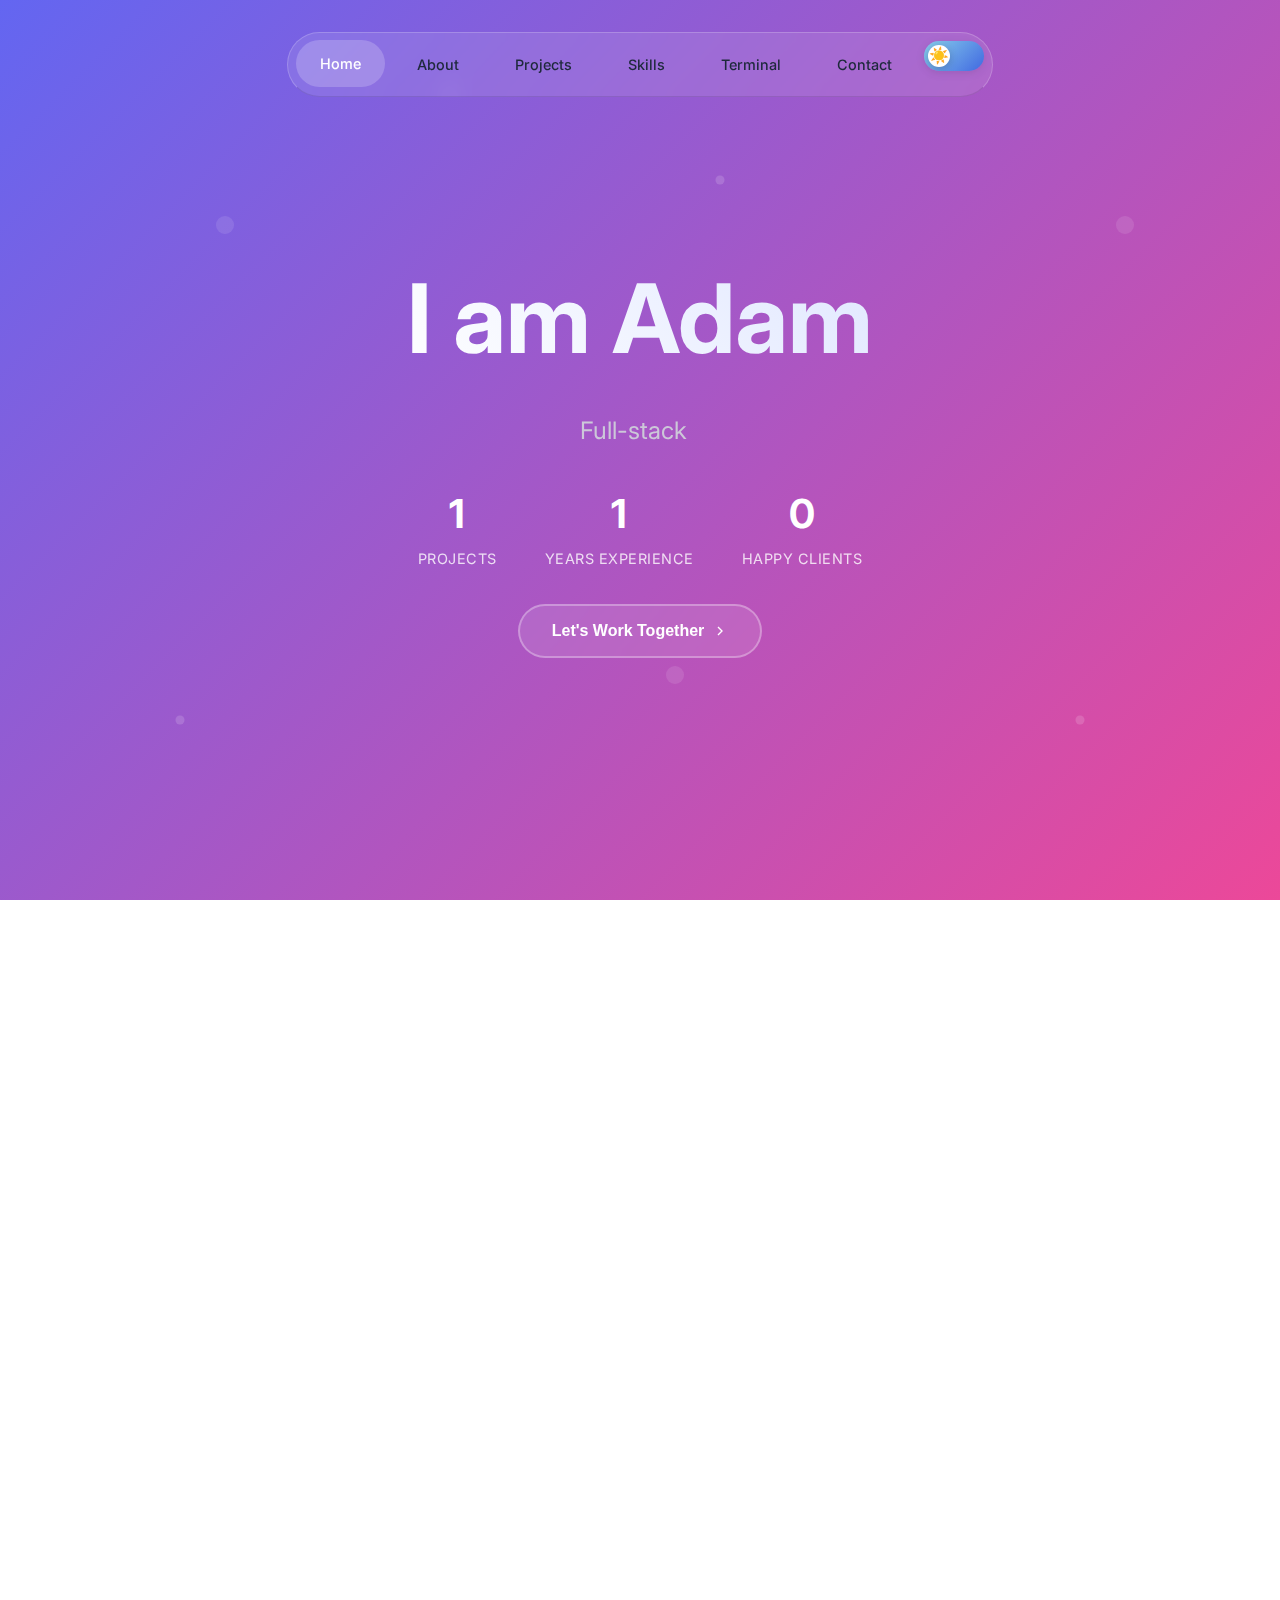
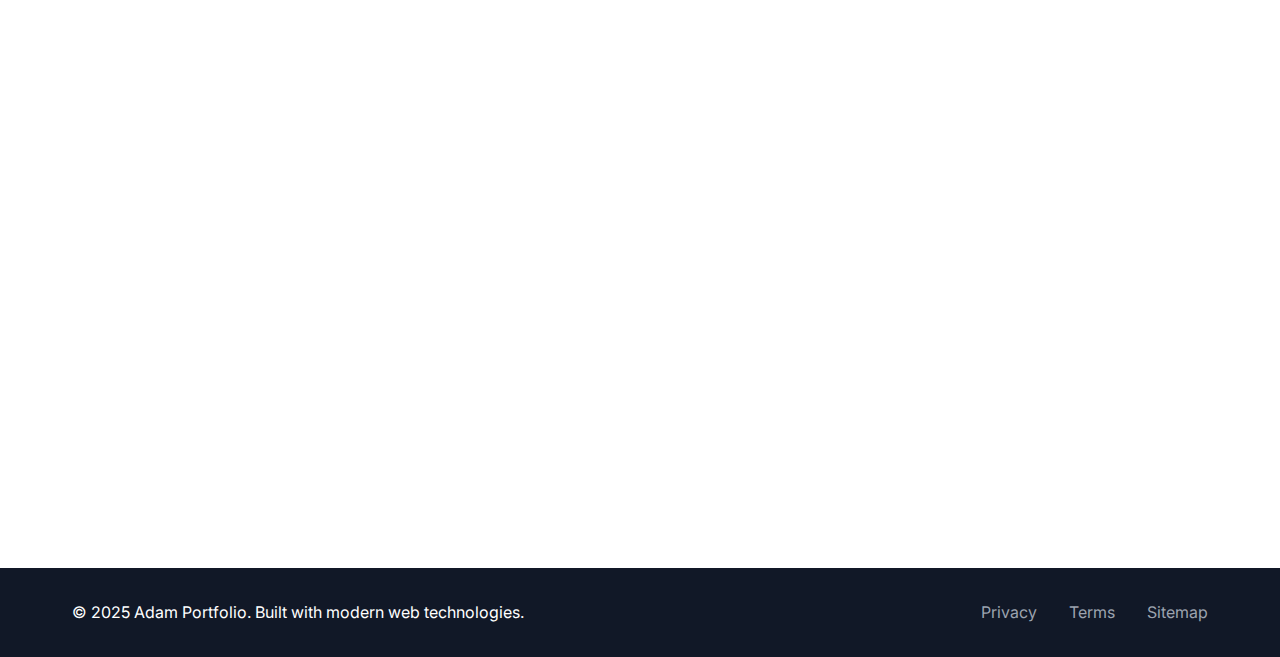
<file: Portfolio/index.html>
<!DOCTYPE html>
<html lang="en">
<head>
    <meta charset="UTF-8">
    <meta name="viewport" content="width=device-width, initial-scale=1.0">
    <title>Adam - Web Designer & Developer</title>
    <meta name="description" content="Full-Stack Web Developer & UI/UX Designer creating modern, responsive web applications">
    <link rel="icon" type="image/x-icon" href="images/a1frmthe8logo.jpg">
    <link href="https://fonts.googleapis.com/css2?family=Inter:wght@300;400;500;600;700&family=JetBrains+Mono:wght@400;500&display=swap" rel="stylesheet">
    <link rel="stylesheet" href="style.css">
</head>
<body>
    <!-- Hero Section -->
    <section class="hero-image" id="home">
        <div class="parallax"></div>
        <div class="hero-text">
            <h1>I am Adam</h1>
            <p>
                <span id="typewriter"></span>
                <span class="typewriter-cursor">|</span>
            </p>
            <div class="hero-stats">
                <div class="stat">
                    <span class="stat-number" data-target="5">0</span>
                    <span class="stat-label">Projects</span>
                </div>
                <div class="stat">
                    <span class="stat-number" data-target="5">0</span>
                    <span class="stat-label">Years Experience</span>
                </div>
                <div class="stat">
                    <span class="stat-number" data-target="1">0</span>
                    <span class="stat-label">Happy Clients</span>
                </div>
            </div>
            <button class="button cta-button" onclick="document.getElementById('contact').scrollIntoView();">
                <span>Let's Work Together</span>
                <svg width="16" height="16" viewBox="0 0 24 24" fill="none" stroke="currentColor" stroke-width="2">
                    <path d="m9 18 6-6-6-6"/>
                </svg>
            </button>
        </div>
    </section>

    <!-- Navigation -->
    <nav id="navbar">
        <a href="#home" class="nav-link">Home</a>
        <a href="#about" class="nav-link">About</a>
        <a href="#projects" class="nav-link">Projects</a>
        <a href="#skills" class="nav-link">Skills</a>
        <a href="#terminal" class="nav-link">Terminal</a>
        <a href="#contact" class="nav-link">Contact</a>
        <label class="theme-switch">
            <input type="checkbox" id="theme-toggle">
            <span class="slider"></span>
        </label>
    </nav>

    <!-- About Section -->
    <section class="about-section loading" id="about">
        <div class="container">
            <h2 class="section-title">About Me</h2>
            <div class="about-content">
                <div class="about-text">
                    <p class="lead">Crafting digital experiences with modern web technologies, clean code, and innovative design solutions.</p>
                    <p>I'm a passionate full-stack developer with expertise in modern JavaScript frameworks, responsive design, and user experience optimization. I love turning complex problems into simple, beautiful solutions.</p>
                    <div class="about-highlights">
                        <div class="highlight">
                            <h4>🚀 Performance Focused</h4>
                            <p>Optimized applications with 95+ PageSpeed scores</p>
                        </div>
                        <div class="highlight">
                            <h4>📱 Mobile First</h4>
                            <p>Responsive designs that work beautifully on all devices</p>
                        </div>
                        <div class="highlight">
                            <h4>⚡ Modern Stack</h4>
                            <p>React, Node.js, TypeScript, and cutting-edge tools</p>
                        </div>
                    </div>
                </div>
                <div class="about-image">
                    <div class="image-placeholder">
                        <svg width="200" height="200" viewBox="0 0 200 200" fill="none">
                            <circle cx="100" cy="100" r="90" fill="url(#gradient1)"/>
                            <circle cx="80" cy="80" r="8" fill="white"/>
                            <circle cx="120" cy="80" r="8" fill="white"/>
                            <path d="M70 130 Q100 150 130 130" stroke="white" stroke-width="3" fill="none"/>
                            <defs>
                                <linearGradient id="gradient1" x1="0%" y1="0%" x2="100%" y2="100%">
                                    <stop offset="0%" style="stop-color:#6366f1"/>
                                    <stop offset="100%" style="stop-color:#ec4899"/>
                                </linearGradient>
                            </defs>
                        </svg>
                    </div>
                </div>
            </div>
        </div>
    </section>
    
        <!-- Projects Section -->
        <section class="projects-section loading" id="projects">
            <div class="container">
                <h2 class="section-title">Featured Projects</h2>
                <p class="section-subtitle">
                    Here are some of my recent works showcasing modern web development techniques, 
                    responsive design, and user-centered solutions.
                </p>
                <div class="projects-grid" id="projectsGrid">
                    <!-- Projects will be loaded dynamically -->
                </div>
                <div class="projects-nav">
                    <button class="btn-secondary" id="loadMoreProjects">Load More Projects</button>
                </div>
            </div>
        </section>

    <!-- Skills Section -->
    <section class="skills-section loading" id="skills">
        <div class="container">
            <h2 class="section-title">Skills & Technologies</h2>
            <div class="skills-grid">
                <div class="skill-category">
                    <h3>Frontend</h3>
                    <div class="skills-list">
                        <span class="skill-tag">React</span>
                        <span class="skill-tag">Vue.js</span>
                        <span class="skill-tag">TypeScript</span>
                        <span class="skill-tag">Next.js</span>
                        <span class="skill-tag">Tailwind CSS</span>
                        <span class="skill-tag">SASS</span>
                    </div>
                </div>
                <div class="skill-category">
                    <h3>Backend</h3>
                    <div class="skills-list">
                        <span class="skill-tag">Node.js</span>
                        <span class="skill-tag">Express</span>
                        <span class="skill-tag">MongoDB</span>
                        <span class="skill-tag">PostgreSQL</span>
                        <span class="skill-tag">GraphQL</span>
                        <span class="skill-tag">REST APIs</span>
                    </div>
                </div>
                <div class="skill-category">
                    <h3>Tools & Others</h3>
                    <div class="skills-list">
                        <span class="skill-tag">Git</span>
                        <span class="skill-tag">Docker</span>
                        <span class="skill-tag">AWS</span>
                        <span class="skill-tag">Figma</span>
                        <span class="skill-tag">Webpack</span>
                        <span class="skill-tag">Jest</span>
                    </div>
                </div>
            </div>
        </div>
    </section>

    <!-- Terminal Section -->
    <section class="terminal-section loading" id="terminal">
        <div class="terminal-container">
            <h2 class="terminal-title">Interactive Terminal</h2>
            <p class="terminal-subtitle">
                Try out some commands: help, whoami, pwd, git status, clear, skills, projects
            </p>
            
            <div class="iterm-window">
                <div class="iterm-titlebar">
                    <div class="traffic-lights">
                        <div class="traffic-light close"></div>
                        <div class="traffic-light minimize"></div>
                        <div class="traffic-light maximize"></div>
                    </div>
                    <div class="window-title">zsh — adam@portfolio</div>
                </div>
                
                <div class="iterm-body" id="terminalBody">
                    <div id= "timeoutput" class="output">Last login: Sat May 31 14:23:17 on ttys000</div>
                    
                    <div class="terminal-line">
                        <span class="prompt">adam@MacBook-Pro ~ %</span>
                        <span class="command">neofetch</span>
                    </div>
                    
                    <pre class="ascii-art">                    'c.
             ,xNMM.
           .OMMMMo
           OMMM0,
 .;loddo:' loolloddol;.
cKMMMMMMMMMMNWMMMMMMMMMM0:
.KMMMMMMMMMMMMMMMMMMMMMMMWd.
XMMMMMMMMMMMMMMMMMMMMMMMX.
;MMMMMMMMMMMMMMMMMMMMMMMM:
:MMMMMMMMMMMMMMMMMMMMMMMM:
.MMMMMMMMMMMMMMMMMMMMMMMMX.
kMMMMMMMMMMMMMMMMMMMMMMMMWd.
.XMMMMMMMMMMMMMMMMMMMMMMMMMMk
 .XMMMMMMMMMMMMMMMMMMMMMMMMK.
   kMMMMMMMMMMMMMMMMMMMMMMd
    ;KMMMMMMMWXXWMMMMMMMk.
      .cooc,.    .,coo:.</pre>
                    
                    <div class="output info">
<span style="color: #81a2be;">OS:</span> macOS Sonoma 14.4.1
<span style="color: #81a2be;">Host:</span> MacBook Pro (16-inch, 2023)
<span style="color: #81a2be;">Kernel:</span> 23.4.0
<span style="color: #81a2be;">Uptime:</span> 2 days, 14 hours, 23 mins
<span style="color: #81a2be;">Packages:</span> 247 (brew)
<span style="color: #81a2be;">Shell:</span> zsh 5.9
<span style="color: #81a2be;">Terminal:</span> iTerm2
<span style="color: #81a2be;">CPU:</span> Apple M3 Pro
<span style="color: #81a2be;">Memory:</span> 3247MiB / 18432MiB
                    </div>
                    
                    <div class="terminal-line">
                        <span class="prompt">adam@MacBook-Pro ~ %</span>
                        <span class="command">ls -la</span>
                    </div>
                    
                    <div class="output">total 24
drwxr-xr-x   8 adam  staff   256 May 31 14:23 <span style="color: #81a2be;">.</span>
drwxr-xr-x   3 root  wheel    96 May 30 10:15 <span style="color: #81a2be;">..</span>
-rw-r--r--   1 adam  staff   220 May 31 14:20 <span style="color: #b5bd68;">.bash_profile</span>
drwxr-xr-x   3 adam  staff    96 May 31 12:30 <span style="color: #81a2be;">Desktop</span>
drwxr-xr-x   4 adam  staff   128 May 31 11:45 <span style="color: #81a2be;">Documents</span>
drwxr-xr-x   6 adam  staff   192 May 31 13:15 <span style="color: #81a2be;">Projects</span>
-rw-r--r--   1 adam  staff  1024 May 31 14:23 <span style="color: #f0c674;">README.md</span>
-rw-r--r--   1 adam  staff   512 May 31 14:21 <span style="color: #b5bd68;">style.css</span></div>
                    
                    <div class="terminal-line">
                        <span class="prompt">adam@MacBook-Pro ~ %</span>
                        <span class="command">cat README.md</span>
                    </div>
                    
                    <div class="output"># Adam's Portfolio

Welcome to my web development portfolio! This site showcases my skills in:

- Frontend Development (React, Vue.js, TypeScript)
- Backend Development (Node.js, Express, MongoDB)
- UI/UX Design & Responsive Web Design
- Modern Web Technologies & Performance Optimization

Feel free to explore my projects and get in touch if you'd like to collaborate!</div>
                    
                    <div class="current-line">
                        <span class="prompt">adam@MacBook-Pro ~ %</span>
                        <input type="text" class="input-area" id="commandInput" placeholder="">
                        <div class="cursor"></div>
                    </div>
                </div>
            </div>
        </div>
    </section>

    <!-- Contact Section -->
    <section class="form-section loading" id="contact">
        <div class="container">
            <div class="contact-wrapper">
                <div class="contact-info">
                    <h2 class="section-title">Get In Touch</h2>
                    <p class="contact-description">
                        Ready to bring your ideas to life? Let's discuss your project and create something amazing together.
                    </p>
                    <div class="contact-methods">
                        <div class="contact-method">
                            <svg width="20" height="20" viewBox="0 0 24 24" fill="none" stroke="currentColor" stroke-width="2">
                                <path d="m22 2-7 20-4-9-9-4 20-7z"/>
                            </svg>
                            <span>a1labs.dec1@gmail.com</span>
                        </div>
                        <div class="contact-method">
                            <svg width="20" height="20" viewBox="0 0 24 24" fill="none" stroke="currentColor" stroke-width="2">
                                <path d="M16 8a6 6 0 0 1 6 6v7h-4v-7a2 2 0 0 0-2-2 2 2 0 0 0-2 2v7h-4v-7a6 6 0 0 1 6-6z"/>
                                <rect width="4" height="12" x="2" y="9"/>
                                <circle cx="4" cy="4" r="2"/>
                            </svg>
                            <span>linkedin.com/in/adam-dev</span>
                        </div>
                        <div class="contact-method">
                            <svg width="20" height="20" viewBox="0 0 24 24" fill="none" stroke="currentColor" stroke-width="2">
                                <path d="M9 19c-5 1.5-5-2.5-7-3m14 6v-3.87a3.37 3.37 0 0 0-.94-2.61c3.14-.35 6.44-1.54 6.44-7A5.44 5.44 0 0 0 20 4.77 5.07 5.07 0 0 0 19.91 1S18.73.65 16 2.48a13.38 13.38 0 0 0-7 0C6.27.65 5.09 1 5.09 1A5.07 5.07 0 0 0 5 4.77a5.44 5.44 0 0 0-1.5 3.78c0 5.42 3.3 6.61 6.44 7A3.37 3.37 0 0 0 9 18.13V22"/>
                            </svg>
                            <span>github.com/a1frmthe8</span>
                        </div>
                    </div>
                </div>
                
                <div class="form" id="form">
                    <form id="contactForm" action="https://formspree.io/f/xgvynbwr" method="POST">
                        <div class="form-row">
                            <div class="form-group">
                                <label for="fname">First Name</label>
                                <input type="text" id="fname" name="firstname" placeholder="Enter your first name" required>
                            </div>
                            <div class="form-group">
                                <label for="lname">Last Name</label>
                                <input type="text" id="lname" name="lastname" placeholder="Enter your last name" required>
                            </div>
                        </div>

                        <div class="form-group">
                            <label for="email">Email</label>
                            <input type="email" id="email" name="email" placeholder="your.email@example.com" required>
                        </div>

                        <div class="form-group">
                            <label for="country">Country</label>
                            <select name="country" id="country" required>
                                <option value="">Loading countries...</option>
                            </select>
                        </div>

                        <div class="form-group">
                            <label for="project-type">Project Type</label>
                            <select name="project-type" id="project-type" required>
                                <option value="">Select project type</option>
                                <option value="website">Website Development</option>
                                <option value="webapp">Web Application</option>
                                <option value="ecommerce">E-commerce</option>
                                <option value="redesign">Website Redesign</option>
                                <option value="consultation">Consultation</option>
                                <option value="other">Other</option>
                            </select>
                        </div>

                        <div class="form-group">
                            <label for="subject">Project Details</label>
                            <textarea name="subject" id="subject" placeholder="Tell me about your project, goals, timeline, and budget..." style="height:120px" required></textarea>
                        </div>
                        
                        <div class="g-recaptcha" data-sitekey="6LfL-2wrAAAAAMywPek6xNmok16oGOaYirkVXCAj" data-callback="enableSubmit" data-expired-callback="disableSubmit"></div>
                        <button type="submit" class="submit-button" id="submitBtn">
                            <span>Send Message</span>
                            <svg width="16" height="16" viewBox="0 0 24 24" fill="none" stroke="currentColor" stroke-width="2">
                                <path d="m22 2-7 20-4-9-9-4 20-7z"/>
                            </svg>
                        </button>
                    </form>
                </div>
            </div>
        </div>
    </section>

    <!-- Footer -->
    <footer class="footer">
        <div class="container">
            <div class="footer-content">
                <p>&copy; 2025 Adam Portfolio. Built with modern web technologies.</p>
                <div class="footer-links">
                    <a href="#privacy">Privacy</a>
                    <a href="#terms">Terms</a>
                    <a href="#sitemap">Sitemap</a>
                </div>
            </div>
        </div>
    </footer>

    <!-- Scripts -->
    <script src="js/animations.js"></script>
    <script src="js/terminal.js"></script>
    <script src="js/projects.js"></script>
    <script src="js/form.js"></script>
    <script src="js/theme-switch.js"></script>
    <script src="js/typewriter.js"></script>
    <script src="https://www.google.com/recaptcha/api.js" async defer></script>
    <!-- <script src="js/main.js"></script> -->
</body>
</html>
</file>
<file: Portfolio/style.css>
/* ===== RESET & BASE STYLES ===== */
* {
    margin: 0;
    padding: 0;
    box-sizing: border-box;
}

:root {
    --primary: #6366f1;
    --primary-dark: #4f46e5;
    --secondary: #ec4899;
    --accent: #06b6d4;
    --text-primary: #1f2937;
    --text-secondary: #6b7280;
    --text-light: #9ca3af;
    --bg-primary: #ffffff;
    --bg-secondary: #f9fafb;
    --bg-dark: #111827;
    --border: #e5e7eb;
    --success: #10b981;
    --warning: #f59e0b;
    --error: #ef4444;
    --gradient-primary: linear-gradient(135deg, var(--primary), var(--secondary));
    --gradient-accent: linear-gradient(135deg, var(--accent), var(--primary));
    --shadow-sm: 0 1px 2px 0 rgb(0 0 0 / 0.05);
    --shadow-md: 0 4px 6px -1px rgb(0 0 0 / 0.1);
    --shadow-lg: 0 10px 15px -3px rgb(0 0 0 / 0.1);
    --shadow-xl: 0 20px 25px -5px rgb(0 0 0 / 0.1);
}

html {
    scroll-behavior: smooth;
}

body {
    font-family: 'Inter', -apple-system, BlinkMacSystemFont, sans-serif;
    line-height: 1.6;
    color: var(--text-primary);
    overflow-x: hidden;
}

/* ===== TYPOGRAPHY ===== */
.section-title {
    font-size: clamp(2.5rem, 6vw, 4rem);
    font-weight: 700;
    text-align: center;
    margin-bottom: 1rem;
    background: var(--gradient-primary);
    -webkit-background-clip: text;
    -webkit-text-fill-color: transparent;
    background-clip: text;
}

.section-subtitle {
    color: var(--text-secondary);
    font-size: 1.1rem;
    max-width: 600px;
    margin: 0 auto 3rem;
    text-align: center;
}

.lead {
    font-size: 1.25rem;
    font-weight: 500;
    color: var(--text-primary);
    margin-bottom: 1.5rem;
}

/* ===== LAYOUT COMPONENTS ===== */
.container {
    max-width: 1200px;
    margin: 0 auto;
    padding: 0 2rem;
}

section {
    padding: 4rem 0;
}

/* ===== HERO SECTION ===== */
.hero-image {
    position: relative;
    height: 100vh;
    background: var(--gradient-primary);
    display: flex;
    align-items: center;
    justify-content: center;
    overflow: hidden;
}

.parallax {
    position: absolute;
    top: 0;
    left: 0;
    width: 100%;
    height: 100%;
    background: url('data:image/svg+xml,<svg xmlns="http://www.w3.org/2000/svg" viewBox="0 0 100 100"><defs><pattern id="grain" width="100" height="100" patternUnits="userSpaceOnUse"><circle cx="25" cy="25" r="1" fill="white" opacity="0.1"/><circle cx="75" cy="75" r="1" fill="white" opacity="0.1"/><circle cx="50" cy="10" r="0.5" fill="white" opacity="0.15"/><circle cx="20" cy="80" r="0.5" fill="white" opacity="0.15"/><circle cx="80" cy="20" r="0.5" fill="white" opacity="0.15"/></pattern></defs><rect width="100" height="100" fill="url(%23grain)"/></svg>');
    animation: float 20s ease-in-out infinite;
}

@keyframes float {
    0%, 100% { transform: translateY(0px) rotate(0deg); }
    50% { transform: translateY(-20px) rotate(1deg); }
}

.hero-text {
    text-align: center;
    z-index: 2;
    color: white;
    max-width: 800px;
    padding: 0 2rem;
}

.hero-text h1 {
    font-size: clamp(3rem, 8vw, 6rem);
    font-weight: 700;
    margin-bottom: 1rem;
    background: linear-gradient(45deg, #ffffff, #e0e7ff);
    -webkit-background-clip: text;
    -webkit-text-fill-color: transparent;
    background-clip: text;
    animation: fadeInUp 1s ease-out;
}

.hero-text p {
    font-size: clamp(1.2rem, 3vw, 1.5rem);
    margin-bottom: 2rem;
    opacity: 0.9;
    animation: fadeInUp 1s ease-out 0.2s both;
}

.hero-stats {
    display: flex;
    justify-content: center;
    gap: 3rem;
    margin: 2rem 0;
    animation: fadeInUp 1s ease-out 0.3s both;
}

.stat {
    text-align: center;
}

.stat-number {
    display: block;
    font-size: 2.5rem;
    font-weight: 700;
    color: white;
}

.stat-label {
    font-size: 0.9rem;
    opacity: 0.8;
    text-transform: uppercase;
    letter-spacing: 0.5px;
}

/* ===== BUTTONS ===== */
.button, .cta-button {
    display: inline-flex;
    align-items: center;
    gap: 0.5rem;
    padding: 1rem 2rem;
    background: rgba(255, 255, 255, 0.1);
    border: 2px solid rgba(255, 255, 255, 0.3);
    border-radius: 50px;
    color: white;
    font-weight: 600;
    text-decoration: none;
    backdrop-filter: blur(10px);
    transition: all 0.3s ease;
    cursor: pointer;
    font-size: 1rem;
    animation: fadeInUp 1s ease-out 0.4s both;
}

.button:hover, .cta-button:hover {
    background: rgba(255, 255, 255, 0.2);
    border-color: rgba(255, 255, 255, 0.5);
    transform: translateY(-2px);
    box-shadow: 0 10px 30px rgba(0, 0, 0, 0.2);
}

.btn-secondary {
    background: var(--bg-secondary);
    color: var(--text-primary);
    border: 2px solid var(--border);
    padding: 0.75rem 1.5rem;
    border-radius: 12px;
    font-weight: 500;
    transition: all 0.3s ease;
    cursor: pointer;
}

.btn-secondary:hover {
    background: var(--primary);
    color: white;
    border-color: var(--primary);
    transform: translateY(-1px);
}

.submit-button {
    width: 100%;
    display: flex;
    align-items: center;
    justify-content: center;
    gap: 0.5rem;
    background: var(--gradient-primary);
    color: white;
    border: none;
    padding: 1rem 2rem;
    border-radius: 12px;
    font-weight: 600;
    font-size: 1rem;
    cursor: pointer;
    transition: all 0.3s ease;
    margin-top: 1rem;
}

.submit-button:hover {
    transform: translateY(-2px);
    box-shadow: 0 8px 25px rgba(99, 102, 241, 0.3);
}

@keyframes fadeInUp {
    from { opacity: 0; transform: translateY(30px); }
    to { opacity: 1; transform: translateY(0); }
}

/* ===== NAVIGATION ===== */
#navbar {
    position: fixed;
    top: 2rem;
    left: 50%;
    transform: translateX(-50%);
    z-index: 1000;
    background: rgba(74, 74, 74, 0.492);
    backdrop-filter: blur(20px);
    border: 1px solid rgba(255, 255, 255, 0.2);
    border-radius: 50px;
    padding: 0.5rem;
    display: flex;
    gap: 0.5rem;
}

.nav-link {
    padding: 0.75rem 1.5rem;
    color: white;
    text-decoration: none;
    border-radius: 25px;
    font-weight: 500;
    transition: all 0.3s ease;
    font-size: 0.9rem;
}

.nav-link:hover, .nav-link.active {
    background: rgba(255, 255, 255, 0.2);
    transform: translateY(-1px);
}

/* ===== ABOUT SECTION ===== */
.about-section {
    background: var(--bg-primary);
}

.about-content {
    display: grid;
    grid-template-columns: 2fr 1fr;
    gap: 4rem;
    align-items: center;
    margin-top: 3rem;
}

.about-highlights {
    display: grid;
    grid-template-columns: repeat(auto-fit, minmax(250px, 1fr));
    gap: 2rem;
    margin-top: 2rem;
}

.highlight {
    padding: 1.5rem;
    background: var(--bg-secondary);
    border-radius: 12px;
    border: 1px solid var(--border);
}

.highlight h4 {
    margin-bottom: 0.5rem;
    color: var(--text-primary);
}

.highlight p {
    color: var(--text-secondary);
    font-size: 0.9rem;
}

.about-image {
    display: flex;
    justify-content: center;
}

.image-placeholder {
    width: 200px;
    height: 200px;
    border-radius: 20px;
    overflow: hidden;
    box-shadow: var(--shadow-xl);
}

/* ===== SKILLS SECTION ===== */
.skills-section {
    background: var(--bg-secondary);
}

.skills-grid {
    display: grid;
    grid-template-columns: repeat(auto-fit, minmax(300px, 1fr));
    gap: 2rem;
    margin-top: 3rem;
}

.skill-category {
    background: var(--bg-primary);
    padding: 2rem;
    border-radius: 16px;
    box-shadow: var(--shadow-md);
    border: 1px solid var(--border);
}

.skill-category h3 {
    margin-bottom: 1.5rem;
    color: var(--text-primary);
    font-size: 1.25rem;
}

.skills-list {
    display: flex;
    flex-wrap: wrap;
    gap: 0.75rem;
}

.skill-tag {
    padding: 0.5rem 1rem;
    background: var(--gradient-primary);
    color: white;
    border-radius: 20px;
    font-size: 0.875rem;
    font-weight: 500;
}

/* ===== PROJECTS SECTION ===== */
.projects-section {
    background: var(--bg-primary);
}

.projects-grid {
    display: grid;
    grid-template-columns: repeat(auto-fit, minmax(350px, 1fr));
    gap: 2rem;
    margin: 3rem 0;
}

.project-card {
    background: var(--bg-primary);
    border-radius: 16px;
    overflow: hidden;
    box-shadow: var(--shadow-md);
    border: 1px solid var(--border);
    transition: all 0.3s ease;
}

.project-card:hover {
    transform: translateY(-4px);
    box-shadow: var(--shadow-xl);
}

.project-image {
    height: 200px;
    background: var(--gradient-primary);
    display: flex;
    align-items: center;
    justify-content: center;
    color: white;
    font-weight: 600;
}

.project-content {
    padding: 1.5rem;
}

.project-title {
    font-size: 1.25rem;
    font-weight: 600;
    margin-bottom: 0.5rem;
    color: var(--text-primary);
}

.project-description {
    color: var(--text-secondary);
    margin-bottom: 1rem;
    font-size: 0.95rem;
}

.project-tags {
    display: flex;
    flex-wrap: wrap;
    gap: 0.5rem;
    margin-bottom: 1rem;
}

.project-tag {
    padding: 0.25rem 0.75rem;
    background: var(--bg-secondary);
    color: var(--text-secondary);
    border-radius: 12px;
    font-size: 0.8rem;
}

.project-links {
    display: flex;
    gap: 1rem;
}

.project-link {
    color: var(--primary);
    text-decoration: none;
    font-weight: 500;
    font-size: 0.9rem;
    transition: color 0.3s ease;
}

.project-link:hover {
    color: var(--primary-dark);
}

.projects-nav {
    text-align: center;
    margin-top: 2rem;
}

/* ===== TERMINAL SECTION ===== */
.terminal-section {
    background: var(--bg-dark);
    padding: 4rem 2rem;
}

.terminal-container {
    max-width: 1000px;
    margin: 0 auto;
    text-align: left;
}

.terminal-title {
    color: white;
    font-size: 2.5rem;
    font-weight: 600;
    margin-bottom: 1rem;
}

.terminal-subtitle {
    color: #9ca3af;
    margin-bottom: 2rem;
    font-size: 1.1rem;
}

.iterm-window {
    width: 100%;
    max-width: 900px;
    margin: 0 auto;
    background: #1d1f21;
    border-radius: 12px;
    box-shadow: 0 20px 60px rgba(0, 0, 0, 0.4);
    overflow: hidden;
    border: 1px solid #2d2d2d;
}

.iterm-titlebar {
    background: linear-gradient(180deg, #3c3c3c 0%, #2d2d2d 100%);
    height: 32px;
    display: flex;
    align-items: center;
    padding: 0 16px;
    border-bottom: 1px solid #1a1a1a;
    position: relative;
}

.traffic-lights {
    display: flex;
    gap: 8px;
}

.traffic-light {
    width: 12px;
    height: 12px;
    border-radius: 50%;
    cursor: pointer;
    transition: all 0.2s ease;
}

.traffic-light.close { background: linear-gradient(135deg, #ff6b63 0%, #ff5245 100%); }
.traffic-light.minimize { background: linear-gradient(135deg, #ffc541 0%, #ffb02e 100%); }
.traffic-light.maximize { background: linear-gradient(135deg, #32d74b 0%, #28ca42 100%); }
.traffic-light:hover { opacity: 0.8; transform: scale(1.1); }

.window-title {
    position: absolute;
    left: 50%;
    transform: translateX(-50%);
    color: #c5c5c5;
    font-size: 13px;
    font-weight: 500;
}

.iterm-body {
    background: #1d1f21;
    padding: 20px;
    min-height: 400px;
    font-family: 'JetBrains Mono', 'SF Mono', Monaco, 'Cascadia Code', monospace;
    font-size: 13px;
    line-height: 1.5;
    color: #c5c8c6;
    overflow-y: auto;
    max-height: 500px;
}

.terminal-line { display: flex; margin-bottom: 4px; }
.prompt { color: #81a2be; user-select: none; }
.command { color: #c5c8c6; margin-left: 8px; }
.output { color: #c5c8c6; white-space: pre-wrap; margin: 4px 0; }
.error { color: #cc6666; }
.success { color: #b5bd68; }
.warning { color: #f0c674; }
.info { color: #8abeb7; }
.current-line { display: flex; align-items: center; }

.cursor {
    width: 8px;
    height: 16px;
    background: #c5c8c6;
    animation: blink 1s infinite;
    margin-left: 2px;
}

@keyframes blink { 0%, 50% { opacity: 1; } 51%, 100% { opacity: 0; } }

.input-area {
    background: transparent;
    border: none;
    outline: none;
    color: #c5c8c6;
    font-family: inherit;
    font-size: inherit;
    margin-left: 8px;
    flex: 1;
}

.ascii-art { 
    color: #81a2be; 
    font-size: 11px; 
    line-height: 1.2; 
    white-space: pre; 
    font-family: inherit; 
    margin: 8px 0;
}

/* ===== CONTACT SECTION ===== */
.form-section {
    background: var(--bg-secondary);
}

.contact-wrapper {
    display: grid;
    grid-template-columns: 1fr 1fr;
    gap: 4rem;
    align-items: start;
}

.contact-info {
    padding: 2rem 0;
}

.contact-description {
    font-size: 1.1rem;
    color: var(--text-secondary);
    margin-bottom: 2rem;
}

.contact-methods {
    display: flex;
    flex-direction: column;
    gap: 1rem;
}

.contact-method {
    display: flex;
    align-items: center;
    gap: 1rem;
    padding: 1rem;
    background: var(--bg-primary);
    border-radius: 12px;
    border: 1px solid var(--border);
}

.contact-method svg {
    color: var(--primary);
}

.form {
    background: var(--bg-primary);
    padding: 2rem;
    border-radius: 20px;
    box-shadow: var(--shadow-lg);
    border: 1px solid var(--border);
}

.form-row {
    display: grid;
    grid-template-columns: 1fr 1fr;
    gap: 1rem;
}

.form-group {
    margin-bottom: 1.5rem;
}

.form label {
    display: block;
    margin-bottom: 0.5rem;
    font-weight: 600;
    color: var(--text-primary);
}

.form input, .form select, .form textarea {
    width: 100%;
    padding: 1rem;
    border: 2px solid var(--border);
    border-radius: 12px;
    font-size: 1rem;
    font-family: inherit;
    transition: all 0.3s ease;
    background: var(--bg-secondary);
}

.form input:focus, .form select:focus, .form textarea:focus {
    outline: none;
    border-color: var(--primary);
    background: var(--bg-primary);
    transform: translateY(-1px);
    box-shadow: 0 4px 12px rgba(99, 102, 241, 0.15);
}

/* ===== FOOTER ===== */
.footer {
    background: var(--bg-dark);
    color: white;
    padding: 2rem 0;
}

.footer-content {
    display: flex;
    justify-content: space-between;
    align-items: center;
}

.footer-links {
    display: flex;
    gap: 2rem;
}

.footer-links a {
    color: #9ca3af;
    text-decoration: none;
    transition: color 0.3s ease;
}

.footer-links a:hover {
    color: white;
}

/* ===== ANIMATIONS ===== */
.loading {
    opacity: 0;
    transform: translateY(30px);
    transition: opacity 0.6s ease, transform 0.6s ease;
}

.loaded {
    opacity: 1;
    transform: translateY(0);
}

/* ===== RESPONSIVE DESIGN ===== */
@media (max-width: 768px) {
    .hero-text h1 { font-size: 3rem; }
    .hero-text p { font-size: 1.2rem; }
    
    .hero-stats {
        flex-direction: column;
        gap: 1.5rem;
    }
    
    #navbar {
        position: static;
        transform: none;
        margin: 1rem;
        flex-wrap: wrap;
        justify-content: center;
    }
    
    .about-content {
        grid-template-columns: 1fr;
        gap: 2rem;
    }
    
    .contact-wrapper {
        grid-template-columns: 1fr;
        gap: 2rem;
    }
    
    .form-row {
        grid-template-columns: 1fr;
    }
    
    .form { padding: 1.5rem; }
    .iterm-window { margin: 0 1rem; }
    
    .footer-content {
        flex-direction: column;
        gap: 1rem;
        text-align: center;
    }
    
    .container {
        padding: 0 1rem;
    }
    
    section {
        padding: 3rem 0;
    }
}

/* ===== THEME SWITCH STYLES ===== */
/* Add these styles to your style.css file */

.theme-switch {
    position: relative;
    display: inline-block;
    width: 60px;
    height: 30px;
    margin-left: auto;
}

.theme-switch input {
    opacity: 0;
    width: 0;
    height: 0;
}

.slider {
    position: absolute;
    cursor: pointer;
    top: 0;
    left: 0;
    right: 0;
    bottom: 0;
    background: linear-gradient(135deg, #87CEEB, #4169E1);
    transition: all 0.4s cubic-bezier(0.4, 0, 0.2, 1);
    border-radius: 30px;
    overflow: hidden;
    box-shadow: 0 2px 10px rgba(0, 0, 0, 0.1);
}

.slider:before {
    position: absolute;
    content: "☀️";
    height: 22px;
    width: 22px;
    left: 4px;
    bottom: 4px;
    background: white;
    border-radius: 50%;
    transition: all 0.4s cubic-bezier(0.4, 0, 0.2, 1);
    box-shadow: 0 2px 8px rgba(0, 0, 0, 0.2);
    display: flex;
    align-items: center;
    justify-content: center;
    font-size: 12px;
    transition: all 0.4s ease;
}

/* Moon emoji on the right in light mode */
.slider:after {
    content: "";
    position: absolute;
    right: 8px;
    top: 50%;
    transform: translateY(-50%);
    font-size: 14px;
    transition: all 0.4s ease;
}

/* When checked (dark mode) */
input:checked + .slider {
    background: linear-gradient(135deg, #2D1B69, #0F0C29);
}

/* The circle and emoji (always visible, emoji centered) */
.slider:before {
    position: absolute;
    content: "☀️";
    height: 22px;
    width: 22px;
    left: 4px;
    bottom: 4px;
    background: white;
    border-radius: 50%;
    box-shadow: 0 2px 8px rgba(0, 0, 0, 0.2);
    display: flex;
    align-items: center;
    justify-content: center;
    font-size: 16px;
    transition: all 0.4s cubic-bezier(0.4, 0, 0.2, 1), background 0.4s, content 0s;
    z-index: 1;
}

/* Move the circle and switch emoji when checked */
input:checked + .slider:before {
    transform: translateX(30px);
    background: #00bcd4;
    content: "🌙";
}

/* Remove the extra emoji spans from your HTML and CSS */
.slider .emoji-sun,
.slider .emoji-moon {
    display: none;
}

/* Move the circle when checked */
input:checked + .slider:before {
    transform: translateX(30px);
    background: #00bcd4;
}

/* Fade sun out, moon in */
input:checked + .slider .emoji-sun {
    opacity: 0;
}
input:checked + .slider .emoji-moon {
    opacity: 1;
}

@keyframes emoji-fade {
    0% {
        opacity: 1;
    }
    40% {
        opacity: 0;
    }
    60% {
        opacity: 0;
    }
    100% {
        opacity: 1;
    }
}


/* Remove the .slider:after moon emoji and related transitions */
.slider:after,
input:checked + .slider:after {
    content: "";
    opacity: 0;
    transition: none;
}

/* ===== THEME VARIABLES ===== */
/* Add these CSS variables to your existing :root or create a new :root block */

:root {
    /* Light theme colors */
    --bg-primary: #ffffff;
    --bg-secondary: #f8fafc;
    --text-primary: #1e293b;
    --text-secondary: #64748b;
    --accent-color: #6366f1;
    --border-color: rgba(0, 0, 0, 0.1);
    --card-bg: rgba(255, 255, 255, 0.1);
    --navbar-bg: rgba(255, 255, 255, 0.1);
}

/* Dark theme colors */
body.dark {
    --bg-primary: #0f172a;
    --bg-secondary: #1e293b;
    --text-primary: #f1f5f9;
    --text-secondary: #cbd5e1;
    --accent-color: #00bcd4;
    --border-color: rgba(255, 255, 255, 0.1);
    --card-bg: rgba(255, 255, 255, 0.05);
    --navbar-bg: rgba(0, 0, 0, 0.3);
}

/* ===== THEME TRANSITIONS ===== */
/* Apply these to your existing elements or add them */

body {
    background-color: var(--bg-primary);
    color: var(--text-primary);
    transition: background-color 0.3s ease, color 0.3s ease;
}

#navbar {
    background: var(--navbar-bg);
    backdrop-filter: blur(10px);
    border-bottom: 1px solid var(--border-color);
    transition: all 0.3s ease;
}

.nav-link {
    color: var(--text-primary);
    transition: color 0.3s ease;
}

.section-title {
    color: var(--text-primary);
    transition: color 0.3s ease;
}

.hero-text h1 {
    color: var(--text-primary);
    transition: color 0.3s ease;
}

.hero-text p {
    color: var(--text-secondary);
    transition: color 0.3s ease;
}

/* Terminal section theme support */
.terminal-section {
    background-color: var(--bg-secondary);
    transition: background-color 0.3s ease;
}

.iterm-window {
    background: var(--bg-primary);
    border: 1px solid var(--border-color);
    transition: all 0.3s ease;
}

.iterm-titlebar {
    background: var(--bg-secondary);
    border-bottom: 1px solid var(--border-color);
    transition: all 0.3s ease;
}

/* Form section theme support */
.form-section {
    background-color: var(--bg-secondary);
    transition: background-color 0.3s ease;
}

.form-group input,
.form-group select,
.form-group textarea {
    background: var(--bg-primary);
    color: var(--text-primary);
    border: 1px solid var(--border-color);
    transition: all 0.3s ease;
}

.form-group label {
    color: var(--text-primary);
    transition: color 0.3s ease;
}

/* Card elements */
.about-highlights .highlight,
.skill-category,
.projects-grid .project-card {
    background: var(--card-bg);
    backdrop-filter: blur(10px);
    border: 1px solid var(--border-color);
    transition: all 0.3s ease;
}

/* Ensure hero-text paragraph stays the same olor as in dark mode */
.hero-text p {
    color: #d1d5db !important;
    transition: none !important;
}
</file>
